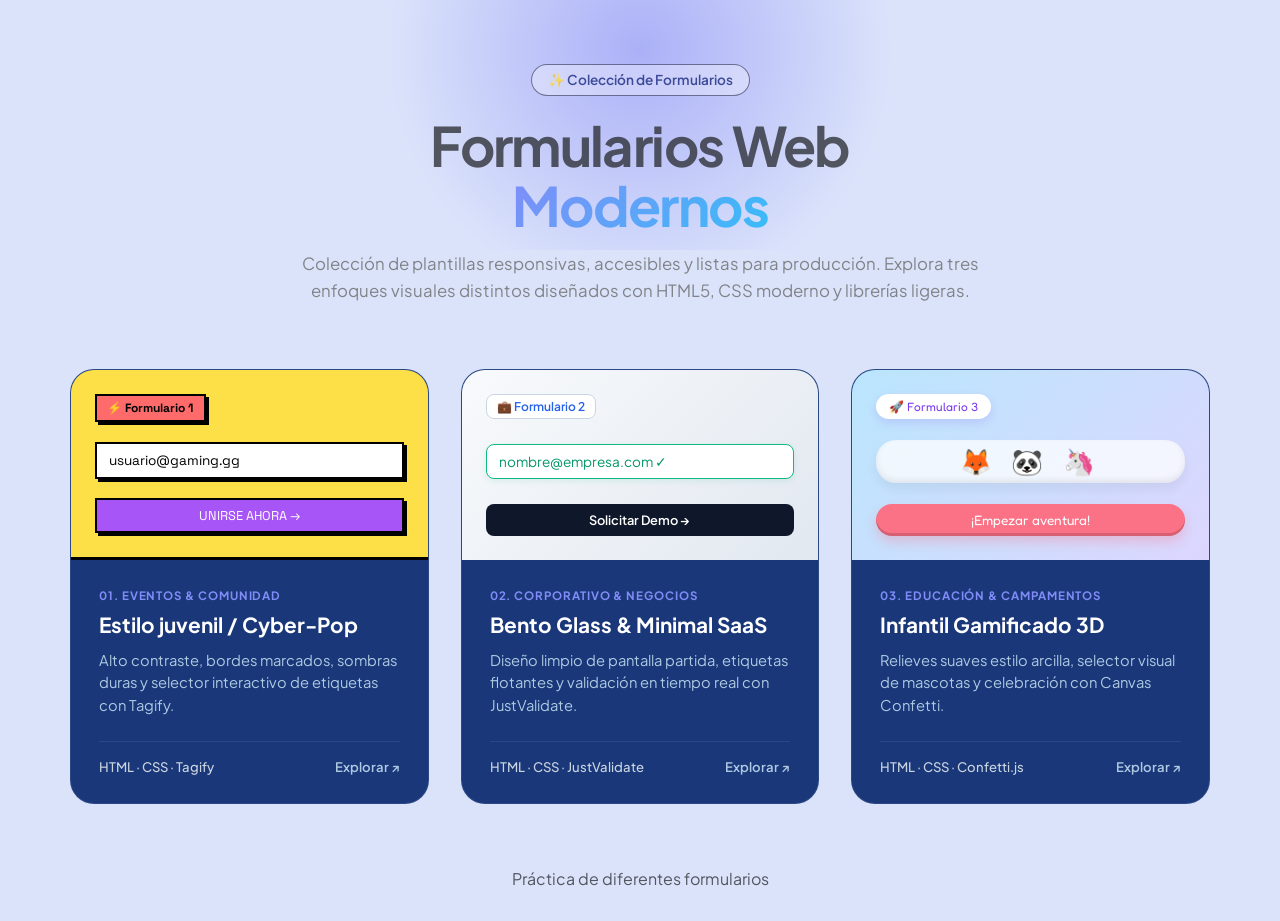
<file: index.html>
<!DOCTYPE html>
<html lang="es">

<head>
    <meta charset="UTF-8" />
    <meta name="viewport" content="width=device-width, initial-scale=1.0" />
    <title>Diferentes Modelos de Formularios</title>
    <!-- Google Fonts: Plus Jakarta Sans, Space Grotesk y Fredoka -->
    <link rel="preconnect" href="https://fonts.googleapis.com">
    <link rel="preconnect" href="https://fonts.gstatic.com" crossorigin>
    <link
        href="https://fonts.googleapis.com/css2?family=Fredoka:wght@600&family=Plus+Jakarta+Sans:wght@400;500;600;700&family=Space+Grotesk:wght@700&display=swap"
        rel="stylesheet">
    <link rel="stylesheet" href="style.css" />
</head>

<body>

    <header class="cabecera">
        <span class="insignia">✨ Colección de Formularios</span>
        <h1>Formularios Web <span>Modernos</span></h1>
        <p>
            Colección de plantillas responsivas, accesibles y listas para producción.
            Explora tres enfoques visuales distintos diseñados con HTML5, CSS moderno y librerías ligeras.
        </p>
    </header>

    <main class="rejilla-tarjetas">
        <!-- CARD 1: JUVENIL -->
        <a href="formulario1/form_1.html" class="tarjeta">
            <figure class="vista-previa previa-juvenil" aria-hidden="true">
                <span class="etiqueta">⚡ Formulario 1</span>
                <span class="campo-ejemplo">usuario@gaming.gg</span>
                <span class="boton-ejemplo">UNIRSE AHORA →</span>
            </figure>
            <article class="cuerpo-tarjeta">
                <small class="categoria">01. EVENTOS & COMUNIDAD</small>
                <h2>Estilo juvenil / Cyber-Pop</h2>
                <p>Alto contraste, bordes marcados, sombras duras y selector interactivo de etiquetas con Tagify.</p>
                <footer class="pie-tarjeta">
                    <span>HTML · CSS · Tagify</span>
                    <span class="flecha">Explorar ↗</span>
                </footer>
            </article>
        </a>

        <!-- TARJETA 2: EMPRESA -->
        <a href="formulario2/form_2.html" class="tarjeta">
            <figure class="vista-previa previa-empresa" aria-hidden="true">
                <span class="etiqueta">💼 Formulario 2</span>
                <span class="campo-ejemplo">nombre@empresa.com ✓</span>
                <span class="boton-ejemplo">Solicitar Demo →</span>
            </figure>
            <article class="cuerpo-tarjeta">
                <small class="categoria">02. CORPORATIVO & NEGOCIOS</small>
                <h2>Bento Glass & Minimal SaaS</h2>
                <p>Diseño limpio de pantalla partida, etiquetas flotantes y validación en tiempo real con JustValidate.
                </p>
                <footer class="pie-tarjeta">
                    <span>HTML · CSS · JustValidate</span>
                    <span class="flecha">Explorar ↗</span>
                </footer>
            </article>
        </a>

        <!-- TARJETA 3: INFANTIL -->
        <a href="formulario3/form_3.html" class="tarjeta">
            <figure class="vista-previa previa-infantil" aria-hidden="true">
                <span class="etiqueta">🚀 Formulario 3</span>
                <span class="avatares-ejemplo">🦊 🐼 🦄</span>
                <span class="boton-ejemplo">¡Empezar aventura!</span>
            </figure>
            <article class="cuerpo-tarjeta">
                <small class="categoria">03. EDUCACIÓN & CAMPAMENTOS</small>
                <h2>Infantil Gamificado 3D</h2>
                <p>Relieves suaves estilo arcilla, selector visual de mascotas y celebración con Canvas Confetti.</p>
                <footer class="pie-tarjeta">
                    <span>HTML · CSS · Confetti.js</span>
                    <span class="flecha">Explorar ↗</span>
                </footer>
            </article>
        </a>
    </main>

    <footer class="pie-pagina">
        <p>Práctica de diferentes formularios</p>
    </footer>

</body>

</html>
</file>
<file: style.css>
:root {
    --fondo-oscuro: #dbe3fb;
    --fondo-tarjeta: #1a3879;
    --borde-tarjeta: rgba(255, 255, 255, 0.08);
    --texto-principal: #24272bbf;
    --texto-secundario: #808488;
    --texto-parrafo: #afc9e3;

    /* Formulario Juvenil */
    --form1-juvenil: #fde047;
    --form1-etiqueta: #ff6b6b;
    --boton-juvenil: #a855f7;

    /* Formulario Empresa */
    --form2-etiqueta: #2563eb;
    --campo-empresa: #059669;

    /* Formulario Infantil */
    --form3-infantil: #1e1b4b;
    --form3-etiqueta: #7c3aed;

    /* Cuerpo Tarjeta */
    --cuerpo-categoria: #818cf8;

    /* Footer */
    --color-pie: #cbd5e1;
    --flecha-pie: #afc9e3;
}

* {
    box-sizing: border-box;
    margin: 0;
    padding: 0;
}

html {
    scroll-behavior: smooth;
}

body {
    font-family: 'Plus Jakarta Sans', sans-serif;
    background-color: var(--fondo-oscuro);
    color: var(--texto-principal);
    min-height: 100vh;
    display: flex;
    flex-direction: column;
    align-items: center;
    padding: 4rem 1.5rem 2rem;
    position: relative;
    overflow-x: hidden;
}

/* Luz de fondo */
body::before {
    content: '';
    position: absolute;
    top: -150px;
    width: 600px;
    height: 400px;
    background: radial-gradient(circle, rgba(99, 101, 241, 0.4) 0%, transparent 70%);
    pointer-events: none;
    z-index: 0;
}

/* Cabecera */
.cabecera {
    text-align: center;
    max-width: 680px;
    margin-bottom: 4rem;
    z-index: 1;
}

.insignia {
    display: inline-block;
    padding: 0.4rem 1rem;
    border-radius: 999px;
    background: rgba(255, 255, 255, 0.336);
    border: 1px solid rgba(23, 23, 60, 0.55);
    color: #0e2079c3;
    font-size: 0.85rem;
    font-weight: 600;
    margin-bottom: 1.25rem;
}

.cabecera h1 {
    font-size: clamp(2.2rem, 5vw, 3.4rem);
    font-weight: 700;
    letter-spacing: -0.03em;
    line-height: 1.1;
    margin-bottom: 1rem;
}

.cabecera h1 span {
    background: linear-gradient(135deg, #818cf8, #38bdf8);
    -webkit-background-clip: text;
    background-clip: text;
    -webkit-text-fill-color: transparent;
}

.cabecera p {
    color: var(--texto-secundario);
    font-size: 1.05rem;
    line-height: 1.6;
}

/* Rejilla de Tarjetas */
.rejilla-tarjetas {
    display: grid;
    grid-template-columns: repeat(auto-fit, minmax(310px, 1fr));
    gap: 2rem;
    width: 100%;
    max-width: 1140px;
    z-index: 1;
}

.tarjeta {
    background: var(--fondo-tarjeta);
    border: 1px solid var(--borde-tarjeta);
    border-radius: 24px;
    overflow: hidden;
    text-decoration: none;
    color: inherit;
    display: flex;
    flex-direction: column;
    transition: transform 0.3s cubic-bezier(0.22, 1, 0.36, 1), border-color 0.3s ease, box-shadow 0.3s ease;
}

.tarjeta:hover {
    transform: translateY(-8px);
    border-color: rgba(255, 255, 255, 0.22);
    box-shadow: 0 20px 40px -15px rgba(0, 0, 0, 0.6);
}

/* Vista Previa */
.vista-previa {
    height: 190px;
    padding: 1.5rem;
    display: flex;
    flex-direction: column;
    justify-content: space-between;
}

.vista-previa span {
    display: block;
}

/* 1. Vista previa Form 1 */
.previa-juvenil {
    background: var(--form1-juvenil);
    color: #000;
    font-family: 'Space Grotesk', sans-serif;
    border-bottom: 3px solid #000;
}

.previa-juvenil .etiqueta {
    align-self: flex-start;
    background: var(--form1-etiqueta);
    border: 2px solid #000;
    box-shadow: 3px 3px 0 #000;
    padding: 0.25rem 0.65rem;
    font-size: 0.75rem;
    font-weight: 700;
}

.previa-juvenil .campo-ejemplo {
    background: #fff;
    border: 2px solid #000;
    padding: 0.5rem 0.75rem;
    font-size: 0.85rem;
    box-shadow: 3px 3px 0 #000;
}

.previa-juvenil .boton-ejemplo {
    background: var(--boton-juvenil);
    color: #fff;
    border: 2px solid #000;
    padding: 0.45rem 0.75rem;
    text-align: center;
    font-size: 0.8rem;
    box-shadow: 3px 3px 0 #000;
}

/* 2. Vista previa Form 2 */
.previa-empresa {
    background: linear-gradient(135deg, #f8fafc, #e2e8f0);
    color: #0f172a;
}

.previa-empresa .etiqueta {
    align-self: flex-start;
    background: #fff;
    color: var(--form2-etiqueta);
    border: 1px solid #cbd5e1;
    border-radius: 8px;
    padding: 0.25rem 0.65rem;
    font-size: 0.75rem;
    font-weight: 600;
}

.previa-empresa .campo-ejemplo {
    background: #fff;
    border: 1px solid #10b981;
    border-radius: 8px;
    padding: 0.5rem 0.75rem;
    font-size: 0.85rem;
    color: var(--campo-empresa);
    box-shadow: 0 2px 6px rgba(16, 185, 129, 0.12);
}

.previa-empresa .boton-ejemplo {
    background: #0f172a;
    color: #fff;
    border-radius: 8px;
    padding: 0.5rem;
    text-align: center;
    font-size: 0.8rem;
    font-weight: 600;
}

/* 3. Vista Previa Form 3 */
.previa-infantil {
    background: linear-gradient(135deg, #bae6fd, #ddd6fe);
    color: var(--form3-infantil);
    font-family: 'Fredoka', sans-serif;
}

.previa-infantil .etiqueta {
    align-self: flex-start;
    background: #fff;
    color: var(--form3-etiqueta);
    border-radius: 20px;
    padding: 0.3rem 0.8rem;
    font-size: 0.75rem;
    box-shadow: 0 4px 10px rgba(124, 58, 237, 0.15);
}

.previa-infantil .avatares-ejemplo {
    text-align: center;
    letter-spacing: 0.4rem;
    font-size: 1.6rem;
    background: rgba(255, 255, 255, 0.75);
    padding: 0.4rem;
    border-radius: 20px;
    box-shadow: inset 0 -3px 6px rgba(0, 0, 0, 0.08), 0 6px 12px rgba(0, 0, 0, 0.06);
}

.previa-infantil .boton-ejemplo {
    background: #fb7185;
    color: #fff;
    border-radius: 20px;
    padding: 0.5rem;
    text-align: center;
    font-size: 0.85rem;
    box-shadow: inset 0 -3px 0 rgba(0, 0, 0, 0.15), 0 6px 12px rgba(251, 113, 133, 0.3);
}

/* Cuerpo de la tarjeta */
.cuerpo-tarjeta {
    padding: 1.75rem;
    display: flex;
    flex-direction: column;
    flex-grow: 1;
}

.categoria {
    font-size: 0.72rem;
    font-weight: 700;
    letter-spacing: 0.08em;
    color: var(--cuerpo-categoria);
    margin-bottom: 0.5rem;
}

.cuerpo-tarjeta h2 {
    color: #fff;
    font-size: 1.3rem;
    margin-bottom: 0.65rem;
}

.cuerpo-tarjeta p {
    font-size: 0.92rem;
    color: var(--texto-parrafo);
    line-height: 1.55;
    margin-bottom: 1.5rem;
    flex-grow: 1;
}

/* Pie tarjeta */
.pie-tarjeta {
    display: flex;
    justify-content: space-between;
    align-items: center;
    padding-top: 1rem;
    border-top: 1px solid var(--borde-tarjeta);
    font-size: 0.82rem;
    color: var(--color-pie);
    font-weight: 500;
}

.flecha {
    color: var(--flecha-pie);
    font-weight: 600;
    transition: transform 0.2s ease;
}

.tarjeta:hover .flecha {
    transform: translate(3px, -3px);
}

/* Pie de página */
.pie-pagina {
    margin-top: 4rem;
    color: var(--texto-principal);
    font-size: 1rem;
    text-align: center;
}
</file>
